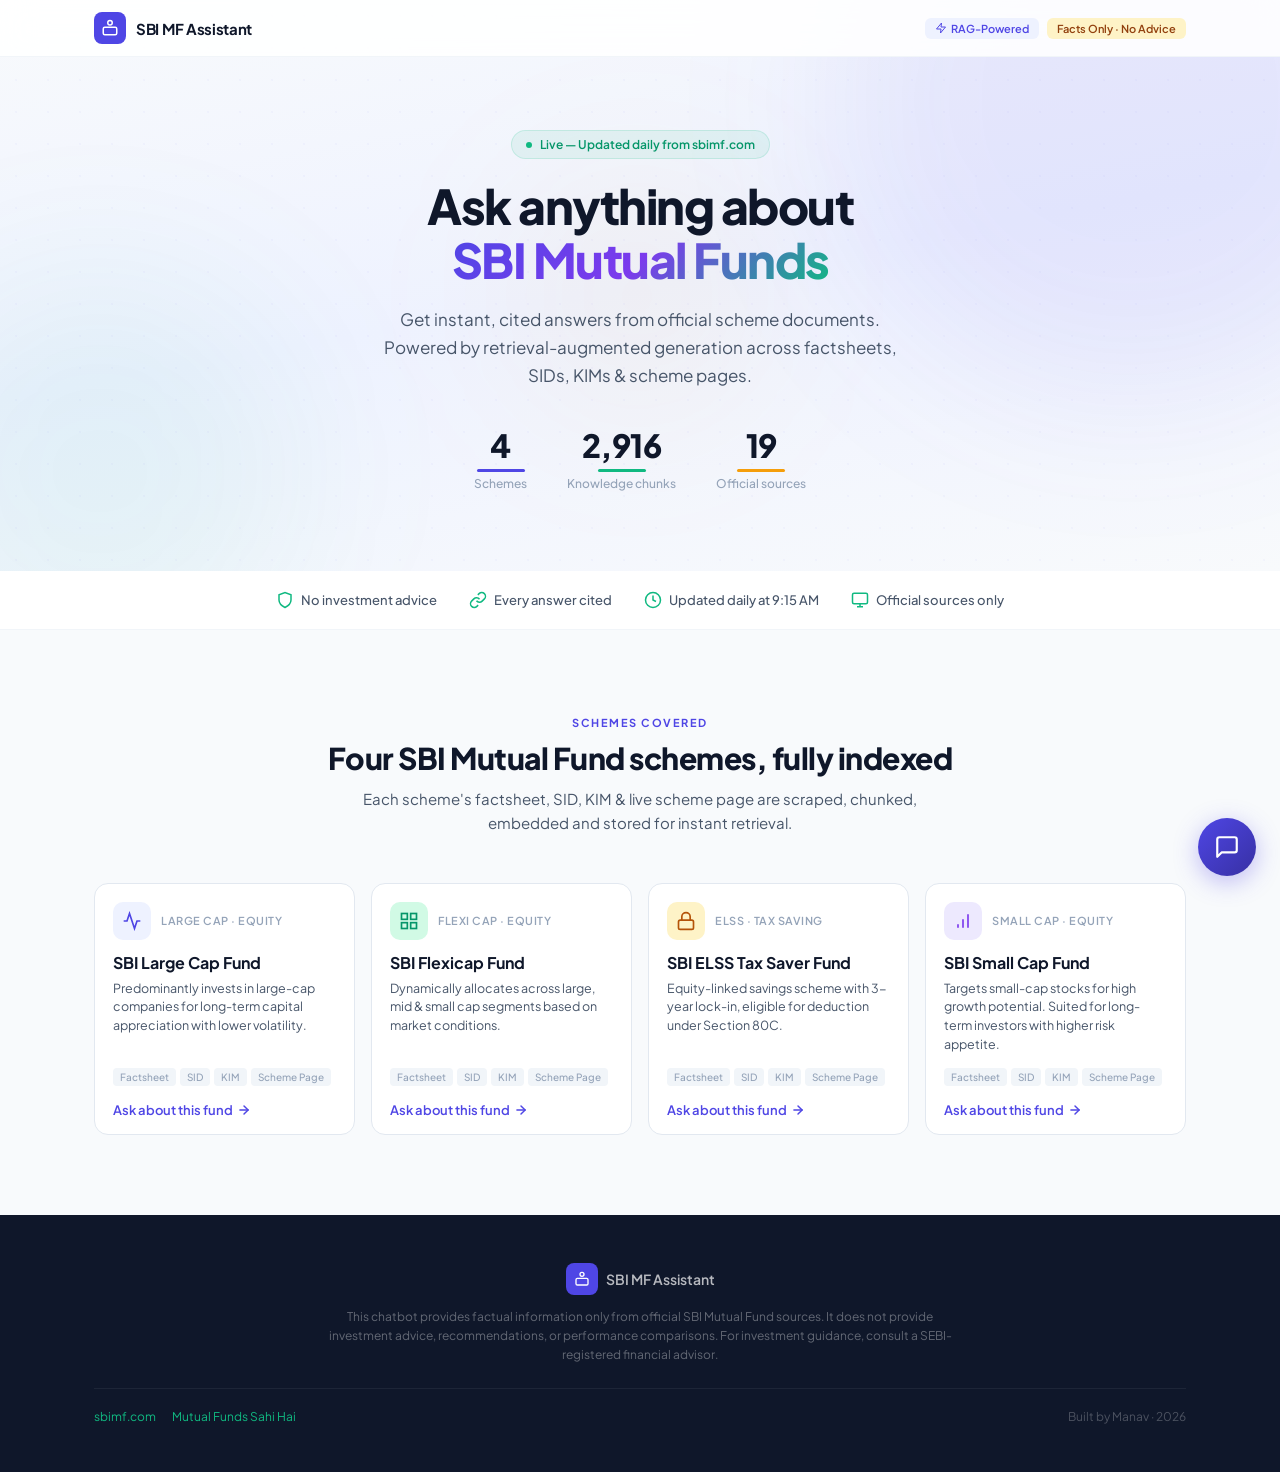
<file: frontend/index.html>
<!DOCTYPE html>
<html lang="en">
<head>
    <meta charset="UTF-8">
    <meta name="viewport" content="width=device-width, initial-scale=1.0">
    <title>SBI MF Assistant — AI-Powered Mutual Fund Q&A</title>
    <link rel="preconnect" href="https://fonts.googleapis.com">
    <link href="https://fonts.googleapis.com/css2?family=Plus+Jakarta+Sans:wght@400;500;600;700;800&display=swap" rel="stylesheet">
    <link rel="stylesheet" href="style.css">
</head>
<body>

<nav class="nav">
    <div class="nav-c">
        <div class="nav-l">
            <div class="n-logo"><svg width="18" height="18" viewBox="0 0 24 24" fill="none" stroke="white" stroke-width="2"><rect x="3" y="11" width="18" height="10" rx="2"/><circle cx="12" cy="5" r="3"/></svg></div>
            <span class="n-text">SBI MF Assistant</span>
        </div>
        <div class="nav-r">
            <span class="n-badge n-badge-ai"><svg width="12" height="12" viewBox="0 0 24 24" fill="none" stroke="currentColor" stroke-width="2"><polygon points="13 2 3 14 12 14 11 22 21 10 12 10 13 2"/></svg>RAG-Powered</span>
            <span class="n-badge n-badge-warn">Facts Only · No Advice</span>
        </div>
    </div>
</nav>

<section class="hero">
    <div class="hero-mesh"><div class="mesh-orb mesh-1"></div><div class="mesh-orb mesh-2"></div><div class="mesh-orb mesh-3"></div><div class="mesh-grid"></div></div>
    <div class="hero-c">
        <div class="hero-center">
            <div class="hero-pill"><span class="pill-dot"></span>Live — Updated daily from sbimf.com</div>
            <h1 class="hero-h1">Ask anything about<br><span class="h1-grad">SBI Mutual Funds</span></h1>
            <p class="hero-p">Get instant, cited answers from official scheme documents. Powered by retrieval-augmented generation across factsheets, SIDs, KIMs & scheme pages.</p>
            <div class="hero-metrics">
                <div class="hm"><div class="hm-num">4</div><div class="hm-bar hm-bar-1"></div><div class="hm-label">Schemes</div></div>
                <div class="hm"><div class="hm-num">2,916</div><div class="hm-bar hm-bar-2"></div><div class="hm-label">Knowledge chunks</div></div>
                <div class="hm"><div class="hm-num">19</div><div class="hm-bar hm-bar-3"></div><div class="hm-label">Official sources</div></div>
            </div>
        </div>
    </div>
</section>

<section class="trust">
    <div class="trust-c">
        <div class="trust-item"><svg width="18" height="18" viewBox="0 0 24 24" fill="none" stroke="currentColor" stroke-width="2"><path d="M12 22s8-4 8-10V5l-8-3-8 3v7c0 6 8 10 8 10z"/></svg><span>No investment advice</span></div>
        <div class="trust-item"><svg width="18" height="18" viewBox="0 0 24 24" fill="none" stroke="currentColor" stroke-width="2"><path d="M10 13a5 5 0 0 0 7.54.54l3-3a5 5 0 0 0-7.07-7.07l-1.72 1.71"/><path d="M14 11a5 5 0 0 0-7.54-.54l-3 3a5 5 0 0 0 7.07 7.07l1.71-1.71"/></svg><span>Every answer cited</span></div>
        <div class="trust-item"><svg width="18" height="18" viewBox="0 0 24 24" fill="none" stroke="currentColor" stroke-width="2"><circle cx="12" cy="12" r="10"/><polyline points="12 6 12 12 16 14"/></svg><span>Updated daily at 9:15 AM</span></div>
        <div class="trust-item"><svg width="18" height="18" viewBox="0 0 24 24" fill="none" stroke="currentColor" stroke-width="2"><rect x="2" y="3" width="20" height="14" rx="2" ry="2"/><line x1="8" y1="21" x2="16" y2="21"/><line x1="12" y1="17" x2="12" y2="21"/></svg><span>Official sources only</span></div>
    </div>
</section>

<section class="schemes">
    <div class="sec-c">
        <div class="sec-header">
            <span class="sec-eye">Schemes covered</span>
            <h2 class="sec-h2">Four SBI Mutual Fund schemes, fully indexed</h2>
            <p class="sec-sub">Each scheme's factsheet, SID, KIM & live scheme page are scraped, chunked, embedded and stored for instant retrieval.</p>
        </div>
        <div class="s-grid">
            <div class="s-card" data-query="What is the investment objective of SBI Large Cap Fund?">
                <div class="sc-top sc-top-1"><div class="sc-icon"><svg width="20" height="20" viewBox="0 0 24 24" fill="none" stroke="currentColor" stroke-width="2"><path d="M22 12h-4l-3 9L9 3l-3 9H2"/></svg></div><span class="sc-cat">Large Cap · Equity</span></div>
                <h3 class="sc-name">SBI Large Cap Fund</h3>
                <p class="sc-desc">Predominantly invests in large-cap companies for long-term capital appreciation with lower volatility.</p>
                <div class="sc-sources"><span>Factsheet</span><span>SID</span><span>KIM</span><span>Scheme Page</span></div>
                <div class="sc-footer"><span class="sc-ask">Ask about this fund</span><svg width="14" height="14" viewBox="0 0 24 24" fill="none" stroke="currentColor" stroke-width="2.5" stroke-linecap="round"><line x1="5" y1="12" x2="19" y2="12"/><polyline points="12 5 19 12 12 19"/></svg></div>
            </div>
            <div class="s-card" data-query="What is the investment objective of SBI Flexicap Fund?">
                <div class="sc-top sc-top-2"><div class="sc-icon"><svg width="20" height="20" viewBox="0 0 24 24" fill="none" stroke="currentColor" stroke-width="2"><rect x="3" y="3" width="7" height="7"/><rect x="14" y="3" width="7" height="7"/><rect x="14" y="14" width="7" height="7"/><rect x="3" y="14" width="7" height="7"/></svg></div><span class="sc-cat">Flexi Cap · Equity</span></div>
                <h3 class="sc-name">SBI Flexicap Fund</h3>
                <p class="sc-desc">Dynamically allocates across large, mid & small cap segments based on market conditions.</p>
                <div class="sc-sources"><span>Factsheet</span><span>SID</span><span>KIM</span><span>Scheme Page</span></div>
                <div class="sc-footer"><span class="sc-ask">Ask about this fund</span><svg width="14" height="14" viewBox="0 0 24 24" fill="none" stroke="currentColor" stroke-width="2.5" stroke-linecap="round"><line x1="5" y1="12" x2="19" y2="12"/><polyline points="12 5 19 12 12 19"/></svg></div>
            </div>
            <div class="s-card" data-query="What is the lock-in period for SBI ELSS Tax Saver Fund?">
                <div class="sc-top sc-top-3"><div class="sc-icon"><svg width="20" height="20" viewBox="0 0 24 24" fill="none" stroke="currentColor" stroke-width="2"><rect x="3" y="11" width="18" height="11" rx="2" ry="2"/><path d="M7 11V7a5 5 0 0 1 10 0v4"/></svg></div><span class="sc-cat">ELSS · Tax Saving</span></div>
                <h3 class="sc-name">SBI ELSS Tax Saver Fund</h3>
                <p class="sc-desc">Equity-linked savings scheme with 3-year lock-in, eligible for deduction under Section 80C.</p>
                <div class="sc-sources"><span>Factsheet</span><span>SID</span><span>KIM</span><span>Scheme Page</span></div>
                <div class="sc-footer"><span class="sc-ask">Ask about this fund</span><svg width="14" height="14" viewBox="0 0 24 24" fill="none" stroke="currentColor" stroke-width="2.5" stroke-linecap="round"><line x1="5" y1="12" x2="19" y2="12"/><polyline points="12 5 19 12 12 19"/></svg></div>
            </div>
            <div class="s-card" data-query="What is the expense ratio of SBI Small Cap Fund?">
                <div class="sc-top sc-top-4"><div class="sc-icon"><svg width="20" height="20" viewBox="0 0 24 24" fill="none" stroke="currentColor" stroke-width="2"><path d="M12 20V10"/><path d="M18 20V4"/><path d="M6 20v-4"/></svg></div><span class="sc-cat">Small Cap · Equity</span></div>
                <h3 class="sc-name">SBI Small Cap Fund</h3>
                <p class="sc-desc">Targets small-cap stocks for high growth potential. Suited for long-term investors with higher risk appetite.</p>
                <div class="sc-sources"><span>Factsheet</span><span>SID</span><span>KIM</span><span>Scheme Page</span></div>
                <div class="sc-footer"><span class="sc-ask">Ask about this fund</span><svg width="14" height="14" viewBox="0 0 24 24" fill="none" stroke="currentColor" stroke-width="2.5" stroke-linecap="round"><line x1="5" y1="12" x2="19" y2="12"/><polyline points="12 5 19 12 12 19"/></svg></div>
            </div>
        </div>
    </div>
</section>

<footer class="foot">
    <div class="sec-c foot-c">
        <div class="foot-top">
            <div class="foot-brand"><div class="n-logo"><svg width="16" height="16" viewBox="0 0 24 24" fill="none" stroke="white" stroke-width="2"><rect x="3" y="11" width="18" height="10" rx="2"/><circle cx="12" cy="5" r="3"/></svg></div><span>SBI MF Assistant</span></div>
            <p class="foot-disc">This chatbot provides factual information only from official SBI Mutual Fund sources. It does not provide investment advice, recommendations, or performance comparisons. For investment guidance, consult a SEBI-registered financial advisor.</p>
        </div>
        <div class="foot-bottom">
            <div class="foot-links"><a href="https://www.sbimf.com" target="_blank">sbimf.com</a><a href="https://www.mutualfundssahihai.com" target="_blank">Mutual Funds Sahi Hai</a></div>
            <span class="foot-copy">Built by Manav · 2026</span>
        </div>
    </div>
</footer>

<!-- FLOATING CHAT PANEL (hidden until FAB clicked) -->
<div class="fp" id="fp">
    <div class="fp-hd">
        <div class="fp-hd-l">
            <div class="fp-ava"><svg width="16" height="16" viewBox="0 0 24 24" fill="none" stroke="white" stroke-width="2"><rect x="3" y="11" width="18" height="10" rx="2"/><circle cx="12" cy="5" r="3"/></svg></div>
            <div><p class="fp-name">SBI MF Assistant</p><p class="fp-status"><span class="fp-dot"></span>Online</p></div>
        </div>
        <div class="fp-hd-r">
            <button class="fp-btn" id="threadToggle" title="Threads"><svg width="16" height="16" viewBox="0 0 24 24" fill="none" stroke="currentColor" stroke-width="2"><line x1="8" y1="6" x2="21" y2="6"/><line x1="8" y1="12" x2="21" y2="12"/><line x1="8" y1="18" x2="21" y2="18"/><line x1="3" y1="6" x2="3.01" y2="6"/><line x1="3" y1="12" x2="3.01" y2="12"/><line x1="3" y1="18" x2="3.01" y2="18"/></svg></button>
            <button class="fp-btn" id="fpNew" title="New chat"><svg width="16" height="16" viewBox="0 0 24 24" fill="none" stroke="currentColor" stroke-width="2.5" stroke-linecap="round"><line x1="12" y1="5" x2="12" y2="19"/><line x1="5" y1="12" x2="19" y2="12"/></svg></button>
        </div>
    </div>
    <div class="fp-drawer" id="fpDrawer">
        <div class="fpd-hd"><span>Conversations</span><button class="fpd-close" id="fpDrawerClose"><svg width="14" height="14" viewBox="0 0 24 24" fill="none" stroke="currentColor" stroke-width="2.5" stroke-linecap="round"><line x1="18" y1="6" x2="6" y2="18"/><line x1="6" y1="6" x2="18" y2="18"/></svg></button></div>
        <div class="fpd-list" id="threadList"></div>
    </div>
    <div class="fp-msgs" id="messages"></div>
    <div class="fp-inp">
        <div class="fp-inp-row">
            <input type="text" id="chatInput" placeholder="Ask about SBI Mutual Funds..." autocomplete="off">
            <button class="fp-send" id="sendBtn"><svg width="16" height="16" viewBox="0 0 24 24" fill="none" stroke="currentColor" stroke-width="2.5" stroke-linecap="round" stroke-linejoin="round"><line x1="22" y1="2" x2="11" y2="13"/><polygon points="22 2 15 22 11 13 2 9 22 2"/></svg></button>
        </div>
    </div>
</div>

<!-- FAB BUTTON -->
<button class="fab" id="fab">
    <svg class="fab-open" width="26" height="26" viewBox="0 0 24 24" fill="none" stroke="white" stroke-width="2" stroke-linecap="round" stroke-linejoin="round"><path d="M21 15a2 2 0 0 1-2 2H7l-4 4V5a2 2 0 0 1 2-2h14a2 2 0 0 1 2 2z"/></svg>
    <svg class="fab-close" width="26" height="26" viewBox="0 0 24 24" fill="none" stroke="white" stroke-width="2.5" stroke-linecap="round"><line x1="18" y1="6" x2="6" y2="18"/><line x1="6" y1="6" x2="18" y2="18"/></svg>
</button>

<script src="app.js"></script>
</body>
</html>
</file>
<file: frontend/style.css>
:root {
    --p: #4f46e5; --p2: #4338ca; --p3: #3730a3; --p-soft: #eef2ff;
    --g1: #10b981; --g2: #059669; --a1: #f59e0b;
    --bg: #ffffff; --bg2: #f8fafc; --bg3: #f1f5f9;
    --tx: #0f172a; --tx2: #475569; --tx3: #94a3b8;
    --bd: #e2e8f0; --bd2: #f1f5f9;
    --dark: #0f172a;
    --font: 'Plus Jakarta Sans', -apple-system, BlinkMacSystemFont, sans-serif;
}
* { margin: 0; padding: 0; box-sizing: border-box; }
body { font-family: var(--font); background: var(--bg); color: var(--tx); -webkit-font-smoothing: antialiased; }

.nav { position: fixed; top: 0; left: 0; right: 0; z-index: 500; background: rgba(255,255,255,0.88); backdrop-filter: blur(16px); border-bottom: 1px solid var(--bd2); }
.nav-c { max-width: 1140px; margin: 0 auto; padding: 0 24px; height: 56px; display: flex; align-items: center; justify-content: space-between; }
.nav-l { display: flex; align-items: center; gap: 10px; }
.n-logo { width: 32px; height: 32px; border-radius: 8px; background: var(--p); display: flex; align-items: center; justify-content: center; }
.n-text { font-size: 15px; font-weight: 700; color: var(--tx); letter-spacing: -0.3px; }
.nav-r { display: flex; align-items: center; gap: 8px; }
.n-badge { font-size: 11px; font-weight: 600; padding: 4px 10px; border-radius: 6px; display: inline-flex; align-items: center; gap: 4px; }
.n-badge-ai { background: var(--p-soft); color: var(--p); }
.n-badge-warn { background: #fef3c7; color: #92400e; }

.hero { position: relative; padding: 130px 24px 80px; overflow: hidden; background: linear-gradient(170deg, #f8fafc 0%, #eef2ff 50%, #f8fafc 100%); }
.hero-mesh { position: absolute; inset: 0; pointer-events: none; }
.mesh-orb { position: absolute; border-radius: 50%; filter: blur(80px); }
.mesh-1 { width: 600px; height: 600px; background: rgba(79,70,229,0.08); top: -200px; right: -150px; animation: f1 8s ease-in-out infinite; }
.mesh-2 { width: 400px; height: 400px; background: rgba(16,185,129,0.06); bottom: -100px; left: -100px; animation: f2 10s ease-in-out infinite; }
.mesh-3 { width: 250px; height: 250px; background: rgba(245,158,11,0.05); top: 30%; left: 40%; animation: f3 12s ease-in-out infinite; }
@keyframes f1 { 0%,100% { transform: translate(0,0); } 50% { transform: translate(-30px,20px); } }
@keyframes f2 { 0%,100% { transform: translate(0,0); } 50% { transform: translate(20px,-15px); } }
@keyframes f3 { 0%,100% { transform: translate(0,0); } 50% { transform: translate(-15px,25px); } }
.mesh-grid { position: absolute; inset: 0; background-image: radial-gradient(circle, rgba(79,70,229,0.03) 1px, transparent 1px); background-size: 32px 32px; }
.hero-c { max-width: 1140px; margin: 0 auto; position: relative; z-index: 1; }
.hero-center { text-align: center; max-width: 680px; margin: 0 auto; }
.hero-pill { display: inline-flex; align-items: center; gap: 8px; padding: 6px 14px; background: rgba(16,185,129,0.08); border: 1px solid rgba(16,185,129,0.15); border-radius: 24px; font-size: 12px; font-weight: 600; color: var(--g2); margin-bottom: 20px; }
.pill-dot { width: 6px; height: 6px; border-radius: 50%; background: var(--g1); animation: pulse 2s infinite; }
@keyframes pulse { 0%,100% { opacity: 1; } 50% { opacity: 0.3; } }
.hero-h1 { font-size: 48px; font-weight: 800; line-height: 1.12; letter-spacing: -1.5px; color: var(--tx); margin-bottom: 18px; }
.h1-grad { background: linear-gradient(135deg, var(--p) 0%, #7c3aed 50%, var(--g1) 100%); -webkit-background-clip: text; -webkit-text-fill-color: transparent; background-clip: text; }
.hero-p { font-size: 17px; line-height: 1.65; color: var(--tx2); margin-bottom: 36px; max-width: 520px; margin-left: auto; margin-right: auto; }
.hero-metrics { display: flex; gap: 40px; justify-content: center; }
.hm { display: flex; flex-direction: column; align-items: center; gap: 4px; }
.hm-num { font-size: 32px; font-weight: 800; color: var(--tx); letter-spacing: -0.5px; }
.hm-bar { height: 3px; border-radius: 2px; width: 48px; }
.hm-bar-1 { background: var(--p); } .hm-bar-2 { background: var(--g1); } .hm-bar-3 { background: var(--a1); }
.hm-label { font-size: 12px; color: var(--tx3); font-weight: 500; }

.trust { padding: 20px 24px; background: var(--bg); border-bottom: 1px solid var(--bd2); }
.trust-c { max-width: 1140px; margin: 0 auto; display: flex; justify-content: center; gap: 32px; flex-wrap: wrap; }
.trust-item { display: flex; align-items: center; gap: 7px; font-size: 13px; color: var(--tx2); font-weight: 500; }
.trust-item svg { color: var(--g1); flex-shrink: 0; }

.sec-c { max-width: 1140px; margin: 0 auto; padding: 0 24px; }
.sec-header { text-align: center; margin-bottom: 48px; }
.sec-eye { display: inline-block; font-size: 11px; font-weight: 700; text-transform: uppercase; letter-spacing: 1.5px; color: var(--p); margin-bottom: 10px; }
.sec-h2 { font-size: 30px; font-weight: 800; color: var(--tx); letter-spacing: -0.5px; margin-bottom: 10px; }
.sec-sub { font-size: 15px; color: var(--tx2); line-height: 1.6; max-width: 560px; margin: 0 auto; }

.schemes { padding: 80px 24px; background: var(--bg2); }
.s-grid { display: grid; grid-template-columns: repeat(4,1fr); gap: 16px; }
.s-card { background: var(--bg); border: 1px solid var(--bd); border-radius: 14px; overflow: hidden; cursor: pointer; transition: all 0.25s; display: flex; flex-direction: column; }
.s-card:hover { transform: translateY(-6px); box-shadow: 0 16px 40px rgba(15,23,42,0.08); border-color: var(--p); }
.sc-top { padding: 18px 18px 0; display: flex; align-items: center; gap: 10px; }
.sc-icon { width: 38px; height: 38px; border-radius: 10px; display: flex; align-items: center; justify-content: center; }
.sc-top-1 .sc-icon { background: var(--p-soft); color: var(--p); }
.sc-top-2 .sc-icon { background: #d1fae5; color: var(--g2); }
.sc-top-3 .sc-icon { background: #fef3c7; color: #b45309; }
.sc-top-4 .sc-icon { background: #ede9fe; color: #7c3aed; }
.sc-cat { font-size: 11px; font-weight: 600; color: var(--tx3); text-transform: uppercase; letter-spacing: 0.5px; }
.sc-name { padding: 12px 18px 0; font-size: 16px; font-weight: 700; color: var(--tx); }
.sc-desc { padding: 6px 18px 0; font-size: 12.5px; color: var(--tx2); line-height: 1.5; flex: 1; }
.sc-sources { padding: 14px 18px 0; display: flex; flex-wrap: wrap; gap: 4px; }
.sc-sources span { font-size: 10px; padding: 3px 7px; background: var(--bg3); border-radius: 4px; color: var(--tx3); font-weight: 500; }
.sc-footer { padding: 16px 18px; display: flex; align-items: center; gap: 4px; }
.sc-ask { font-size: 13px; font-weight: 600; color: var(--p); }
.sc-footer svg { color: var(--p); transition: transform 0.2s; }
.s-card:hover .sc-footer svg { transform: translateX(3px); }

.foot { padding: 48px 24px; background: var(--dark); }
.foot-c { display: flex; flex-direction: column; gap: 24px; }
.foot-top { display: flex; flex-direction: column; gap: 12px; align-items: center; }
.foot-brand { display: flex; align-items: center; gap: 8px; color: rgba(255,255,255,0.7); font-size: 14px; font-weight: 600; }
.foot-disc { font-size: 12px; line-height: 1.6; color: rgba(255,255,255,0.35); max-width: 640px; text-align: center; }
.foot-bottom { display: flex; align-items: center; justify-content: space-between; padding-top: 20px; border-top: 1px solid rgba(255,255,255,0.06); }
.foot-links { display: flex; gap: 16px; }
.foot-links a { font-size: 12px; color: var(--g1); text-decoration: none; }
.foot-links a:hover { text-decoration: underline; }
.foot-copy { font-size: 12px; color: rgba(255,255,255,0.25); }

/* FAB */
.fab { position: fixed; bottom: 24px; right: 24px; width: 58px; height: 58px; border-radius: 50%; background: linear-gradient(135deg, var(--p) 0%, var(--p3) 100%); border: none; cursor: pointer; display: flex; align-items: center; justify-content: center; box-shadow: 0 6px 24px rgba(79,70,229,0.35); z-index: 1000; transition: all 0.3s; }
.fab:hover { transform: scale(1.08); box-shadow: 0 8px 32px rgba(79,70,229,0.4); }
.fab-close { display: none; }
.fab.active .fab-open { display: none; }
.fab.active .fab-close { display: block; }

/* FLOATING PANEL */
.fp { position: fixed; bottom: 96px; right: 24px; width: 420px; height: 580px; background: var(--bg); border-radius: 16px; box-shadow: 0 16px 56px rgba(15,23,42,0.16), 0 0 0 1px rgba(15,23,42,0.05); display: flex; flex-direction: column; z-index: 999; opacity: 0; transform: translateY(16px) scale(0.96); pointer-events: none; transition: all 0.3s cubic-bezier(0.4,0,0.2,1); overflow: hidden; }
.fp.open { opacity: 1; transform: translateY(0) scale(1); pointer-events: auto; }
.fp-hd { display: flex; align-items: center; justify-content: space-between; padding: 12px 14px; background: linear-gradient(135deg, var(--p) 0%, var(--p3) 100%); color: white; flex-shrink: 0; }
.fp-hd-l { display: flex; align-items: center; gap: 10px; }
.fp-ava { width: 34px; height: 34px; border-radius: 50%; background: rgba(255,255,255,0.18); display: flex; align-items: center; justify-content: center; }
.fp-name { font-size: 14px; font-weight: 600; }
.fp-status { font-size: 11px; opacity: 0.8; display: flex; align-items: center; gap: 5px; }
.fp-dot { width: 6px; height: 6px; border-radius: 50%; background: #4ade80; display: inline-block; animation: pulse 2s infinite; }
.fp-hd-r { display: flex; gap: 4px; }
.fp-btn { width: 32px; height: 32px; border-radius: 8px; background: rgba(255,255,255,0.1); border: none; color: white; cursor: pointer; display: flex; align-items: center; justify-content: center; transition: background 0.15s; }
.fp-btn:hover { background: rgba(255,255,255,0.2); }
.fp-drawer { position: absolute; top: 58px; left: 0; right: 0; bottom: 56px; background: var(--bg); z-index: 10; display: none; flex-direction: column; }
.fp-drawer.open { display: flex; }
.fpd-hd { display: flex; align-items: center; justify-content: space-between; padding: 12px 14px; border-bottom: 1px solid var(--bd2); font-size: 14px; font-weight: 600; color: var(--tx); }
.fpd-close { background: none; border: none; cursor: pointer; color: var(--tx3); padding: 4px; border-radius: 6px; display: flex; align-items: center; justify-content: center; }
.fpd-close:hover { background: var(--bg3); }
.fpd-list { flex: 1; overflow-y: auto; padding: 6px; }
.th-it { display: flex; align-items: center; gap: 8px; padding: 9px 10px; border-radius: 8px; cursor: pointer; transition: background 0.12s; margin-bottom: 1px; }
.th-it:hover { background: var(--bg3); }
.th-it.active { background: var(--p-soft); }
.th-dt { width: 7px; height: 7px; border-radius: 50%; background: var(--bd); flex-shrink: 0; }
.th-it.active .th-dt { background: var(--p); }
.th-inf { flex: 1; min-width: 0; }
.th-nm { font-size: 12.5px; font-weight: 500; color: var(--tx2); white-space: nowrap; overflow: hidden; text-overflow: ellipsis; }
.th-it.active .th-nm { color: var(--p); font-weight: 600; }
.th-tm { font-size: 10px; color: var(--tx3); margin-top: 1px; }
.fp-msgs { flex: 1; overflow-y: auto; padding: 14px; display: flex; flex-direction: column; gap: 6px; background: var(--bg2); }
.fp-msgs::-webkit-scrollbar { width: 4px; }
.fp-msgs::-webkit-scrollbar-thumb { background: var(--bd); border-radius: 4px; }
.welc { display: flex; flex-direction: column; align-items: center; text-align: center; gap: 10px; padding: 28px 12px; }
.w-icon { width: 48px; height: 48px; border-radius: 50%; background: linear-gradient(135deg, var(--p) 0%, #7c3aed 100%); display: flex; align-items: center; justify-content: center; box-shadow: 0 4px 14px rgba(79,70,229,0.2); }
.w-title { font-size: 15px; font-weight: 700; color: var(--tx); }
.w-sub { font-size: 12.5px; color: var(--tx2); line-height: 1.5; max-width: 300px; }
.w-chips { display: flex; gap: 6px; flex-wrap: wrap; justify-content: center; margin-top: 2px; }
.w-ch { font-family: var(--font); font-size: 11.5px; padding: 6px 12px; background: var(--bg); border: 1.5px solid var(--bd); border-radius: 20px; cursor: pointer; color: var(--tx2); font-weight: 500; transition: all 0.15s; display: inline-flex; align-items: center; gap: 5px; }
.w-ch:hover { border-color: var(--p); color: var(--p); background: var(--p-soft); }
.msg { display: flex; gap: 8px; max-width: 85%; animation: mIn 0.2s ease; }
@keyframes mIn { from { opacity: 0; transform: translateY(4px); } to { opacity: 1; } }
.msg-u { align-self: flex-end; flex-direction: row-reverse; }
.msg-b { align-self: flex-start; }
.m-av { width: 24px; height: 24px; border-radius: 50%; background: var(--p); display: flex; align-items: center; justify-content: center; flex-shrink: 0; margin-top: 2px; }
.m-cl { display: flex; flex-direction: column; gap: 2px; }
.m-bb { padding: 9px 13px; font-size: 13px; line-height: 1.5; word-wrap: break-word; }
.m-bt { background: var(--bg); color: var(--tx); border-radius: 4px 14px 14px 14px; border: 1px solid var(--bd2); }
.m-us { background: var(--p); color: #fff; border-radius: 14px 4px 14px 14px; }
.m-er { background: #fef2f2 !important; border-color: #fecaca !important; color: #991b1b !important; }
.m-mt { padding-left: 2px; }
.m-sr { font-size: 10.5px; color: var(--tx3); }
.m-sr a { color: var(--p); text-decoration: none; }
.m-sr a:hover { text-decoration: underline; }
.m-dt { font-size: 10px; color: var(--tx3); opacity: 0.6; }
.typ-w { display: flex; gap: 8px; align-self: flex-start; }
.typ-d { display: flex; gap: 4px; padding: 10px 16px; background: var(--bg); border-radius: 4px 14px 14px 14px; border: 1px solid var(--bd2); }
.t-d { width: 5px; height: 5px; border-radius: 50%; background: var(--tx3); animation: tb 1.4s infinite ease-in-out; }
.t-d:nth-child(2) { animation-delay: 0.15s; } .t-d:nth-child(3) { animation-delay: 0.3s; }
@keyframes tb { 0%,60%,100% { transform: translateY(0); opacity: 0.3; } 30% { transform: translateY(-4px); opacity: 1; } }
.fp-inp { padding: 8px 12px 12px; background: var(--bg); border-top: 1px solid var(--bd2); flex-shrink: 0; }
.fp-inp-row { display: flex; align-items: center; gap: 8px; background: var(--bg2); border: 1.5px solid var(--bd); border-radius: 24px; padding: 3px 3px 3px 14px; transition: border-color 0.2s, box-shadow 0.2s; }
.fp-inp-row:focus-within { border-color: var(--p); box-shadow: 0 0 0 3px rgba(79,70,229,0.08); }
#chatInput { flex: 1; border: none; outline: none; background: transparent; font-family: var(--font); font-size: 13px; color: var(--tx); padding: 8px 0; }
#chatInput::placeholder { color: var(--tx3); }
.fp-send { width: 34px; height: 34px; border-radius: 50%; background: var(--p); color: white; border: none; cursor: pointer; display: flex; align-items: center; justify-content: center; flex-shrink: 0; transition: all 0.15s; }
.fp-send:hover { background: var(--p2); }

@media (max-width: 1024px) { .s-grid { grid-template-columns: 1fr 1fr; } }
@media (max-width: 768px) { .hero-h1 { font-size: 32px; } .s-grid { grid-template-columns: 1fr; } .nav-r .n-badge { display: none; } .foot-bottom { flex-direction: column; gap: 10px; text-align: center; } }
@media (max-width: 480px) { .hero { padding: 90px 16px 48px; } .hero-h1 { font-size: 28px; } .trust-c { flex-direction: column; align-items: center; gap: 12px; } .fp { bottom: 0; right: 0; width: 100%; height: 100%; border-radius: 0; } .fab { bottom: 16px; right: 16px; width: 52px; height: 52px; } }
</file>
<file: ui/phase_11_ui/style.css>
:root {
    --p: #4f46e5; --p2: #4338ca; --p3: #3730a3; --p-soft: #eef2ff;
    --g1: #10b981; --g2: #059669; --a1: #f59e0b;
    --bg: #ffffff; --bg2: #f8fafc; --bg3: #f1f5f9;
    --tx: #0f172a; --tx2: #475569; --tx3: #94a3b8;
    --bd: #e2e8f0; --bd2: #f1f5f9;
    --dark: #0f172a;
    --font: 'Plus Jakarta Sans', -apple-system, BlinkMacSystemFont, sans-serif;
}
* { margin: 0; padding: 0; box-sizing: border-box; }
body { font-family: var(--font); background: var(--bg); color: var(--tx); -webkit-font-smoothing: antialiased; }

.nav { position: fixed; top: 0; left: 0; right: 0; z-index: 500; background: rgba(255,255,255,0.88); backdrop-filter: blur(16px); border-bottom: 1px solid var(--bd2); }
.nav-c { max-width: 1140px; margin: 0 auto; padding: 0 24px; height: 56px; display: flex; align-items: center; justify-content: space-between; }
.nav-l { display: flex; align-items: center; gap: 10px; }
.n-logo { width: 32px; height: 32px; border-radius: 8px; background: var(--p); display: flex; align-items: center; justify-content: center; }
.n-text { font-size: 15px; font-weight: 700; color: var(--tx); letter-spacing: -0.3px; }
.nav-r { display: flex; align-items: center; gap: 8px; }
.n-badge { font-size: 11px; font-weight: 600; padding: 4px 10px; border-radius: 6px; display: inline-flex; align-items: center; gap: 4px; }
.n-badge-ai { background: var(--p-soft); color: var(--p); }
.n-badge-warn { background: #fef3c7; color: #92400e; }

.hero { position: relative; padding: 130px 24px 80px; overflow: hidden; background: linear-gradient(170deg, #f8fafc 0%, #eef2ff 50%, #f8fafc 100%); }
.hero-mesh { position: absolute; inset: 0; pointer-events: none; }
.mesh-orb { position: absolute; border-radius: 50%; filter: blur(80px); }
.mesh-1 { width: 600px; height: 600px; background: rgba(79,70,229,0.08); top: -200px; right: -150px; animation: f1 8s ease-in-out infinite; }
.mesh-2 { width: 400px; height: 400px; background: rgba(16,185,129,0.06); bottom: -100px; left: -100px; animation: f2 10s ease-in-out infinite; }
.mesh-3 { width: 250px; height: 250px; background: rgba(245,158,11,0.05); top: 30%; left: 40%; animation: f3 12s ease-in-out infinite; }
@keyframes f1 { 0%,100% { transform: translate(0,0); } 50% { transform: translate(-30px,20px); } }
@keyframes f2 { 0%,100% { transform: translate(0,0); } 50% { transform: translate(20px,-15px); } }
@keyframes f3 { 0%,100% { transform: translate(0,0); } 50% { transform: translate(-15px,25px); } }
.mesh-grid { position: absolute; inset: 0; background-image: radial-gradient(circle, rgba(79,70,229,0.03) 1px, transparent 1px); background-size: 32px 32px; }
.hero-c { max-width: 1140px; margin: 0 auto; position: relative; z-index: 1; }
.hero-center { text-align: center; max-width: 680px; margin: 0 auto; }
.hero-pill { display: inline-flex; align-items: center; gap: 8px; padding: 6px 14px; background: rgba(16,185,129,0.08); border: 1px solid rgba(16,185,129,0.15); border-radius: 24px; font-size: 12px; font-weight: 600; color: var(--g2); margin-bottom: 20px; }
.pill-dot { width: 6px; height: 6px; border-radius: 50%; background: var(--g1); animation: pulse 2s infinite; }
@keyframes pulse { 0%,100% { opacity: 1; } 50% { opacity: 0.3; } }
.hero-h1 { font-size: 48px; font-weight: 800; line-height: 1.12; letter-spacing: -1.5px; color: var(--tx); margin-bottom: 18px; }
.h1-grad { background: linear-gradient(135deg, var(--p) 0%, #7c3aed 50%, var(--g1) 100%); -webkit-background-clip: text; -webkit-text-fill-color: transparent; background-clip: text; }
.hero-p { font-size: 17px; line-height: 1.65; color: var(--tx2); margin-bottom: 36px; max-width: 520px; margin-left: auto; margin-right: auto; }
.hero-metrics { display: flex; gap: 40px; justify-content: center; }
.hm { display: flex; flex-direction: column; align-items: center; gap: 4px; }
.hm-num { font-size: 32px; font-weight: 800; color: var(--tx); letter-spacing: -0.5px; }
.hm-bar { height: 3px; border-radius: 2px; width: 48px; }
.hm-bar-1 { background: var(--p); } .hm-bar-2 { background: var(--g1); } .hm-bar-3 { background: var(--a1); }
.hm-label { font-size: 12px; color: var(--tx3); font-weight: 500; }

.trust { padding: 20px 24px; background: var(--bg); border-bottom: 1px solid var(--bd2); }
.trust-c { max-width: 1140px; margin: 0 auto; display: flex; justify-content: center; gap: 32px; flex-wrap: wrap; }
.trust-item { display: flex; align-items: center; gap: 7px; font-size: 13px; color: var(--tx2); font-weight: 500; }
.trust-item svg { color: var(--g1); flex-shrink: 0; }

.sec-c { max-width: 1140px; margin: 0 auto; padding: 0 24px; }
.sec-header { text-align: center; margin-bottom: 48px; }
.sec-eye { display: inline-block; font-size: 11px; font-weight: 700; text-transform: uppercase; letter-spacing: 1.5px; color: var(--p); margin-bottom: 10px; }
.sec-h2 { font-size: 30px; font-weight: 800; color: var(--tx); letter-spacing: -0.5px; margin-bottom: 10px; }
.sec-sub { font-size: 15px; color: var(--tx2); line-height: 1.6; max-width: 560px; margin: 0 auto; }

.schemes { padding: 80px 24px; background: var(--bg2); }
.s-grid { display: grid; grid-template-columns: repeat(4,1fr); gap: 16px; }
.s-card { background: var(--bg); border: 1px solid var(--bd); border-radius: 14px; overflow: hidden; cursor: pointer; transition: all 0.25s; display: flex; flex-direction: column; }
.s-card:hover { transform: translateY(-6px); box-shadow: 0 16px 40px rgba(15,23,42,0.08); border-color: var(--p); }
.sc-top { padding: 18px 18px 0; display: flex; align-items: center; gap: 10px; }
.sc-icon { width: 38px; height: 38px; border-radius: 10px; display: flex; align-items: center; justify-content: center; }
.sc-top-1 .sc-icon { background: var(--p-soft); color: var(--p); }
.sc-top-2 .sc-icon { background: #d1fae5; color: var(--g2); }
.sc-top-3 .sc-icon { background: #fef3c7; color: #b45309; }
.sc-top-4 .sc-icon { background: #ede9fe; color: #7c3aed; }
.sc-cat { font-size: 11px; font-weight: 600; color: var(--tx3); text-transform: uppercase; letter-spacing: 0.5px; }
.sc-name { padding: 12px 18px 0; font-size: 16px; font-weight: 700; color: var(--tx); }
.sc-desc { padding: 6px 18px 0; font-size: 12.5px; color: var(--tx2); line-height: 1.5; flex: 1; }
.sc-sources { padding: 14px 18px 0; display: flex; flex-wrap: wrap; gap: 4px; }
.sc-sources span { font-size: 10px; padding: 3px 7px; background: var(--bg3); border-radius: 4px; color: var(--tx3); font-weight: 500; }
.sc-footer { padding: 16px 18px; display: flex; align-items: center; gap: 4px; }
.sc-ask { font-size: 13px; font-weight: 600; color: var(--p); }
.sc-footer svg { color: var(--p); transition: transform 0.2s; }
.s-card:hover .sc-footer svg { transform: translateX(3px); }

.foot { padding: 48px 24px; background: var(--dark); }
.foot-c { display: flex; flex-direction: column; gap: 24px; }
.foot-top { display: flex; flex-direction: column; gap: 12px; align-items: center; }
.foot-brand { display: flex; align-items: center; gap: 8px; color: rgba(255,255,255,0.7); font-size: 14px; font-weight: 600; }
.foot-disc { font-size: 12px; line-height: 1.6; color: rgba(255,255,255,0.35); max-width: 640px; text-align: center; }
.foot-bottom { display: flex; align-items: center; justify-content: space-between; padding-top: 20px; border-top: 1px solid rgba(255,255,255,0.06); }
.foot-links { display: flex; gap: 16px; }
.foot-links a { font-size: 12px; color: var(--g1); text-decoration: none; }
.foot-links a:hover { text-decoration: underline; }
.foot-copy { font-size: 12px; color: rgba(255,255,255,0.25); }

/* FAB */
.fab { position: fixed; bottom: 24px; right: 24px; width: 58px; height: 58px; border-radius: 50%; background: linear-gradient(135deg, var(--p) 0%, var(--p3) 100%); border: none; cursor: pointer; display: flex; align-items: center; justify-content: center; box-shadow: 0 6px 24px rgba(79,70,229,0.35); z-index: 1000; transition: all 0.3s; }
.fab:hover { transform: scale(1.08); box-shadow: 0 8px 32px rgba(79,70,229,0.4); }
.fab-close { display: none; }
.fab.active .fab-open { display: none; }
.fab.active .fab-close { display: block; }

/* FLOATING PANEL */
.fp { position: fixed; bottom: 96px; right: 24px; width: 420px; height: 580px; background: var(--bg); border-radius: 16px; box-shadow: 0 16px 56px rgba(15,23,42,0.16), 0 0 0 1px rgba(15,23,42,0.05); display: flex; flex-direction: column; z-index: 999; opacity: 0; transform: translateY(16px) scale(0.96); pointer-events: none; transition: all 0.3s cubic-bezier(0.4,0,0.2,1); overflow: hidden; }
.fp.open { opacity: 1; transform: translateY(0) scale(1); pointer-events: auto; }
.fp-hd { display: flex; align-items: center; justify-content: space-between; padding: 12px 14px; background: linear-gradient(135deg, var(--p) 0%, var(--p3) 100%); color: white; flex-shrink: 0; }
.fp-hd-l { display: flex; align-items: center; gap: 10px; }
.fp-ava { width: 34px; height: 34px; border-radius: 50%; background: rgba(255,255,255,0.18); display: flex; align-items: center; justify-content: center; }
.fp-name { font-size: 14px; font-weight: 600; }
.fp-status { font-size: 11px; opacity: 0.8; display: flex; align-items: center; gap: 5px; }
.fp-dot { width: 6px; height: 6px; border-radius: 50%; background: #4ade80; display: inline-block; animation: pulse 2s infinite; }
.fp-hd-r { display: flex; gap: 4px; }
.fp-btn { width: 32px; height: 32px; border-radius: 8px; background: rgba(255,255,255,0.1); border: none; color: white; cursor: pointer; display: flex; align-items: center; justify-content: center; transition: background 0.15s; }
.fp-btn:hover { background: rgba(255,255,255,0.2); }
.fp-drawer { position: absolute; top: 58px; left: 0; right: 0; bottom: 56px; background: var(--bg); z-index: 10; display: none; flex-direction: column; }
.fp-drawer.open { display: flex; }
.fpd-hd { display: flex; align-items: center; justify-content: space-between; padding: 12px 14px; border-bottom: 1px solid var(--bd2); font-size: 14px; font-weight: 600; color: var(--tx); }
.fpd-close { background: none; border: none; cursor: pointer; color: var(--tx3); padding: 4px; border-radius: 6px; display: flex; align-items: center; justify-content: center; }
.fpd-close:hover { background: var(--bg3); }
.fpd-list { flex: 1; overflow-y: auto; padding: 6px; }
.th-it { display: flex; align-items: center; gap: 8px; padding: 9px 10px; border-radius: 8px; cursor: pointer; transition: background 0.12s; margin-bottom: 1px; }
.th-it:hover { background: var(--bg3); }
.th-it.active { background: var(--p-soft); }
.th-dt { width: 7px; height: 7px; border-radius: 50%; background: var(--bd); flex-shrink: 0; }
.th-it.active .th-dt { background: var(--p); }
.th-inf { flex: 1; min-width: 0; }
.th-nm { font-size: 12.5px; font-weight: 500; color: var(--tx2); white-space: nowrap; overflow: hidden; text-overflow: ellipsis; }
.th-it.active .th-nm { color: var(--p); font-weight: 600; }
.th-tm { font-size: 10px; color: var(--tx3); margin-top: 1px; }
.fp-msgs { flex: 1; overflow-y: auto; padding: 14px; display: flex; flex-direction: column; gap: 6px; background: var(--bg2); }
.fp-msgs::-webkit-scrollbar { width: 4px; }
.fp-msgs::-webkit-scrollbar-thumb { background: var(--bd); border-radius: 4px; }
.welc { display: flex; flex-direction: column; align-items: center; text-align: center; gap: 10px; padding: 28px 12px; }
.w-icon { width: 48px; height: 48px; border-radius: 50%; background: linear-gradient(135deg, var(--p) 0%, #7c3aed 100%); display: flex; align-items: center; justify-content: center; box-shadow: 0 4px 14px rgba(79,70,229,0.2); }
.w-title { font-size: 15px; font-weight: 700; color: var(--tx); }
.w-sub { font-size: 12.5px; color: var(--tx2); line-height: 1.5; max-width: 300px; }
.w-chips { display: flex; gap: 6px; flex-wrap: wrap; justify-content: center; margin-top: 2px; }
.w-ch { font-family: var(--font); font-size: 11.5px; padding: 6px 12px; background: var(--bg); border: 1.5px solid var(--bd); border-radius: 20px; cursor: pointer; color: var(--tx2); font-weight: 500; transition: all 0.15s; display: inline-flex; align-items: center; gap: 5px; }
.w-ch:hover { border-color: var(--p); color: var(--p); background: var(--p-soft); }
.msg { display: flex; gap: 8px; max-width: 85%; animation: mIn 0.2s ease; }
@keyframes mIn { from { opacity: 0; transform: translateY(4px); } to { opacity: 1; } }
.msg-u { align-self: flex-end; flex-direction: row-reverse; }
.msg-b { align-self: flex-start; }
.m-av { width: 24px; height: 24px; border-radius: 50%; background: var(--p); display: flex; align-items: center; justify-content: center; flex-shrink: 0; margin-top: 2px; }
.m-cl { display: flex; flex-direction: column; gap: 2px; }
.m-bb { padding: 9px 13px; font-size: 13px; line-height: 1.5; word-wrap: break-word; }
.m-bt { background: var(--bg); color: var(--tx); border-radius: 4px 14px 14px 14px; border: 1px solid var(--bd2); }
.m-us { background: var(--p); color: #fff; border-radius: 14px 4px 14px 14px; }
.m-er { background: #fef2f2 !important; border-color: #fecaca !important; color: #991b1b !important; }
.m-mt { padding-left: 2px; }
.m-sr { font-size: 10.5px; color: var(--tx3); }
.m-sr a { color: var(--p); text-decoration: none; }
.m-sr a:hover { text-decoration: underline; }
.m-dt { font-size: 10px; color: var(--tx3); opacity: 0.6; }
.typ-w { display: flex; gap: 8px; align-self: flex-start; }
.typ-d { display: flex; gap: 4px; padding: 10px 16px; background: var(--bg); border-radius: 4px 14px 14px 14px; border: 1px solid var(--bd2); }
.t-d { width: 5px; height: 5px; border-radius: 50%; background: var(--tx3); animation: tb 1.4s infinite ease-in-out; }
.t-d:nth-child(2) { animation-delay: 0.15s; } .t-d:nth-child(3) { animation-delay: 0.3s; }
@keyframes tb { 0%,60%,100% { transform: translateY(0); opacity: 0.3; } 30% { transform: translateY(-4px); opacity: 1; } }
.fp-inp { padding: 8px 12px 12px; background: var(--bg); border-top: 1px solid var(--bd2); flex-shrink: 0; }
.fp-inp-row { display: flex; align-items: center; gap: 8px; background: var(--bg2); border: 1.5px solid var(--bd); border-radius: 24px; padding: 3px 3px 3px 14px; transition: border-color 0.2s, box-shadow 0.2s; }
.fp-inp-row:focus-within { border-color: var(--p); box-shadow: 0 0 0 3px rgba(79,70,229,0.08); }
#chatInput { flex: 1; border: none; outline: none; background: transparent; font-family: var(--font); font-size: 13px; color: var(--tx); padding: 8px 0; }
#chatInput::placeholder { color: var(--tx3); }
.fp-send { width: 34px; height: 34px; border-radius: 50%; background: var(--p); color: white; border: none; cursor: pointer; display: flex; align-items: center; justify-content: center; flex-shrink: 0; transition: all 0.15s; }
.fp-send:hover { background: var(--p2); }

@media (max-width: 1024px) { .s-grid { grid-template-columns: 1fr 1fr; } }
@media (max-width: 768px) { .hero-h1 { font-size: 32px; } .s-grid { grid-template-columns: 1fr; } .nav-r .n-badge { display: none; } .foot-bottom { flex-direction: column; gap: 10px; text-align: center; } }
@media (max-width: 480px) { .hero { padding: 90px 16px 48px; } .hero-h1 { font-size: 28px; } .trust-c { flex-direction: column; align-items: center; gap: 12px; } .fp { bottom: 0; right: 0; width: 100%; height: 100%; border-radius: 0; } .fab { bottom: 16px; right: 16px; width: 52px; height: 52px; } }
</file>
